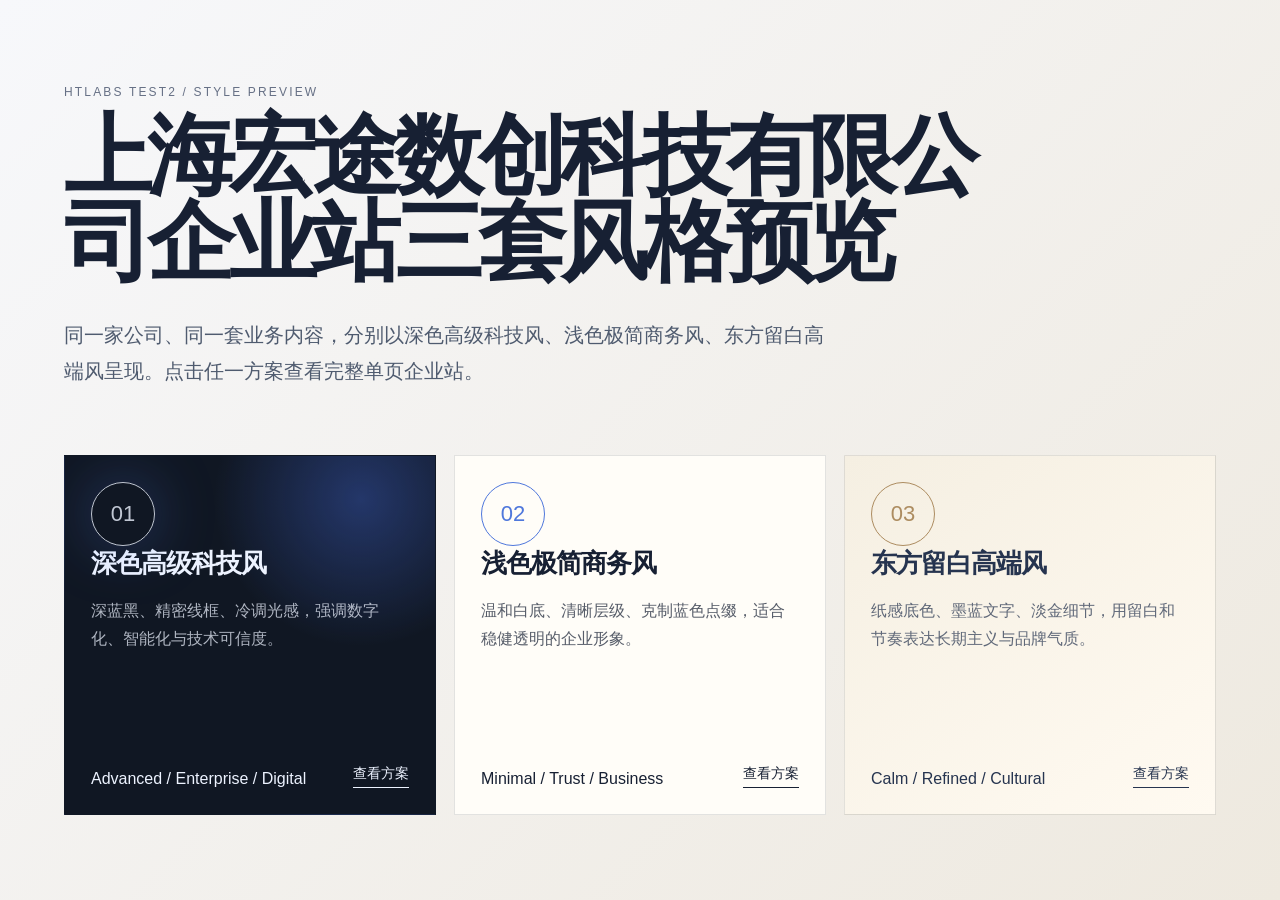
<file: gpt-5.5/index.html>
<!doctype html>
<html lang="zh-CN">
<head>
  <meta charset="utf-8">
  <meta name="viewport" content="width=device-width, initial-scale=1">
  <title>上海宏途数创科技有限公司 | 三套企业站风格预览</title>
  <style>
    :root { color-scheme: light; --ink:#172033; --muted:#667085; --line:#e6e9ef; --paper:#f6f2ea; --tech:#111827; --blue:#2457d6; --gold:#9b7440; }
    * { box-sizing: border-box; }
    body { margin:0; font-family:"PingFang SC","Microsoft YaHei",Arial,sans-serif; background:linear-gradient(135deg,#f7f8fb,#eee9df); color:var(--ink); }
    main { min-height:100vh; padding:clamp(28px,5vw,72px); display:flex; flex-direction:column; justify-content:center; }
    .eyebrow { letter-spacing:.18em; text-transform:uppercase; color:var(--muted); font-size:12px; }
    h1 { max-width:920px; margin:14px 0 12px; font-size:clamp(34px,7vw,88px); line-height:.98; letter-spacing:-.06em; }
    .lead { max-width:760px; color:#4f5b6f; font-size:clamp(16px,2vw,20px); line-height:1.8; }
    .grid { display:grid; grid-template-columns:repeat(3,minmax(0,1fr)); gap:18px; margin-top:46px; }
    .card { min-height:360px; padding:26px; border:1px solid rgba(23,32,51,.12); text-decoration:none; color:inherit; display:flex; flex-direction:column; justify-content:space-between; transition:.28s ease; position:relative; overflow:hidden; }
    .card:hover { transform:translateY(-8px); box-shadow:0 28px 70px rgba(23,32,51,.14); }
    .card h2 { margin:0; font-size:26px; letter-spacing:-.04em; }
    .card p { color:inherit; opacity:.72; line-height:1.75; }
    .dark { background:radial-gradient(circle at 80% 12%,rgba(78,122,255,.32),transparent 34%),#101723; color:#edf3ff; }
    .light { background:#fffdf8; color:#172033; }
    .oriental { background:linear-gradient(145deg,#f5efe2,#fffaf1); color:#26344f; }
    .mark { width:64px; height:64px; border-radius:50%; border:1px solid currentColor; display:grid; place-items:center; font-size:22px; opacity:.8; }
    .dark .mark { box-shadow:0 0 60px rgba(96,139,255,.38); }
    .light .mark { color:var(--blue); }
    .oriental .mark { color:var(--gold); }
    .meta { display:flex; justify-content:space-between; align-items:end; gap:18px; }
    .open { font-size:14px; border-bottom:1px solid currentColor; padding-bottom:4px; }
    @media (max-width:860px) { .grid { grid-template-columns:1fr; } .card { min-height:260px; } }
  </style>
</head>
<body>
  <main>
    <div class="eyebrow">HTLABS TEST2 / STYLE PREVIEW</div>
    <h1>上海宏途数创科技有限公司企业站三套风格预览</h1>
    <p class="lead">同一家公司、同一套业务内容，分别以深色高级科技风、浅色极简商务风、东方留白高端风呈现。点击任一方案查看完整单页企业站。</p>
    <section class="grid" aria-label="风格预览">
      <a class="card dark" href="dark.html">
        <div><div class="mark">01</div><h2>深色高级科技风</h2><p>深蓝黑、精密线框、冷调光感，强调数字化、智能化与技术可信度。</p></div>
        <div class="meta"><span>Advanced / Enterprise / Digital</span><span class="open">查看方案</span></div>
      </a>
      <a class="card light" href="light.html">
        <div><div class="mark">02</div><h2>浅色极简商务风</h2><p>温和白底、清晰层级、克制蓝色点缀，适合稳健透明的企业形象。</p></div>
        <div class="meta"><span>Minimal / Trust / Business</span><span class="open">查看方案</span></div>
      </a>
      <a class="card oriental" href="oriental.html">
        <div><div class="mark">03</div><h2>东方留白高端风</h2><p>纸感底色、墨蓝文字、淡金细节，用留白和节奏表达长期主义与品牌气质。</p></div>
        <div class="meta"><span>Calm / Refined / Cultural</span><span class="open">查看方案</span></div>
      </a>
    </section>
  </main>
</body>
</html>
</file>
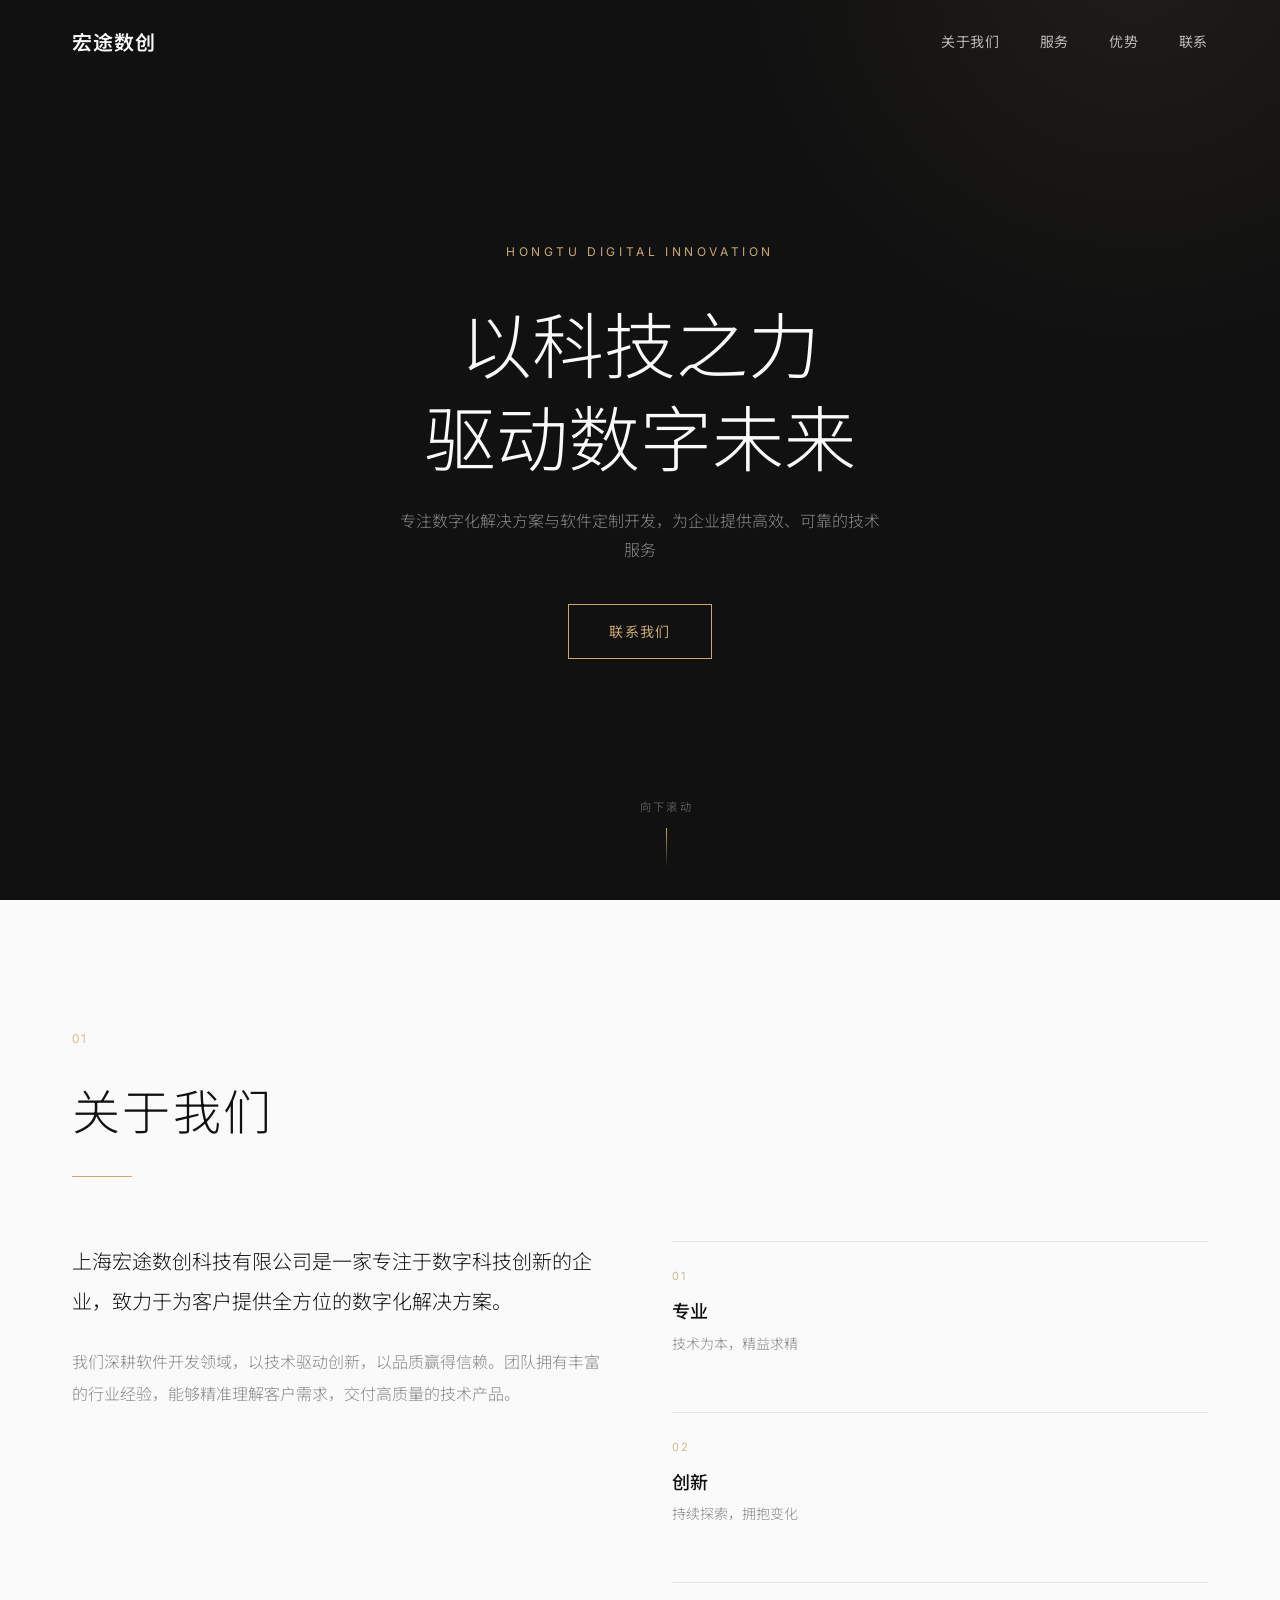
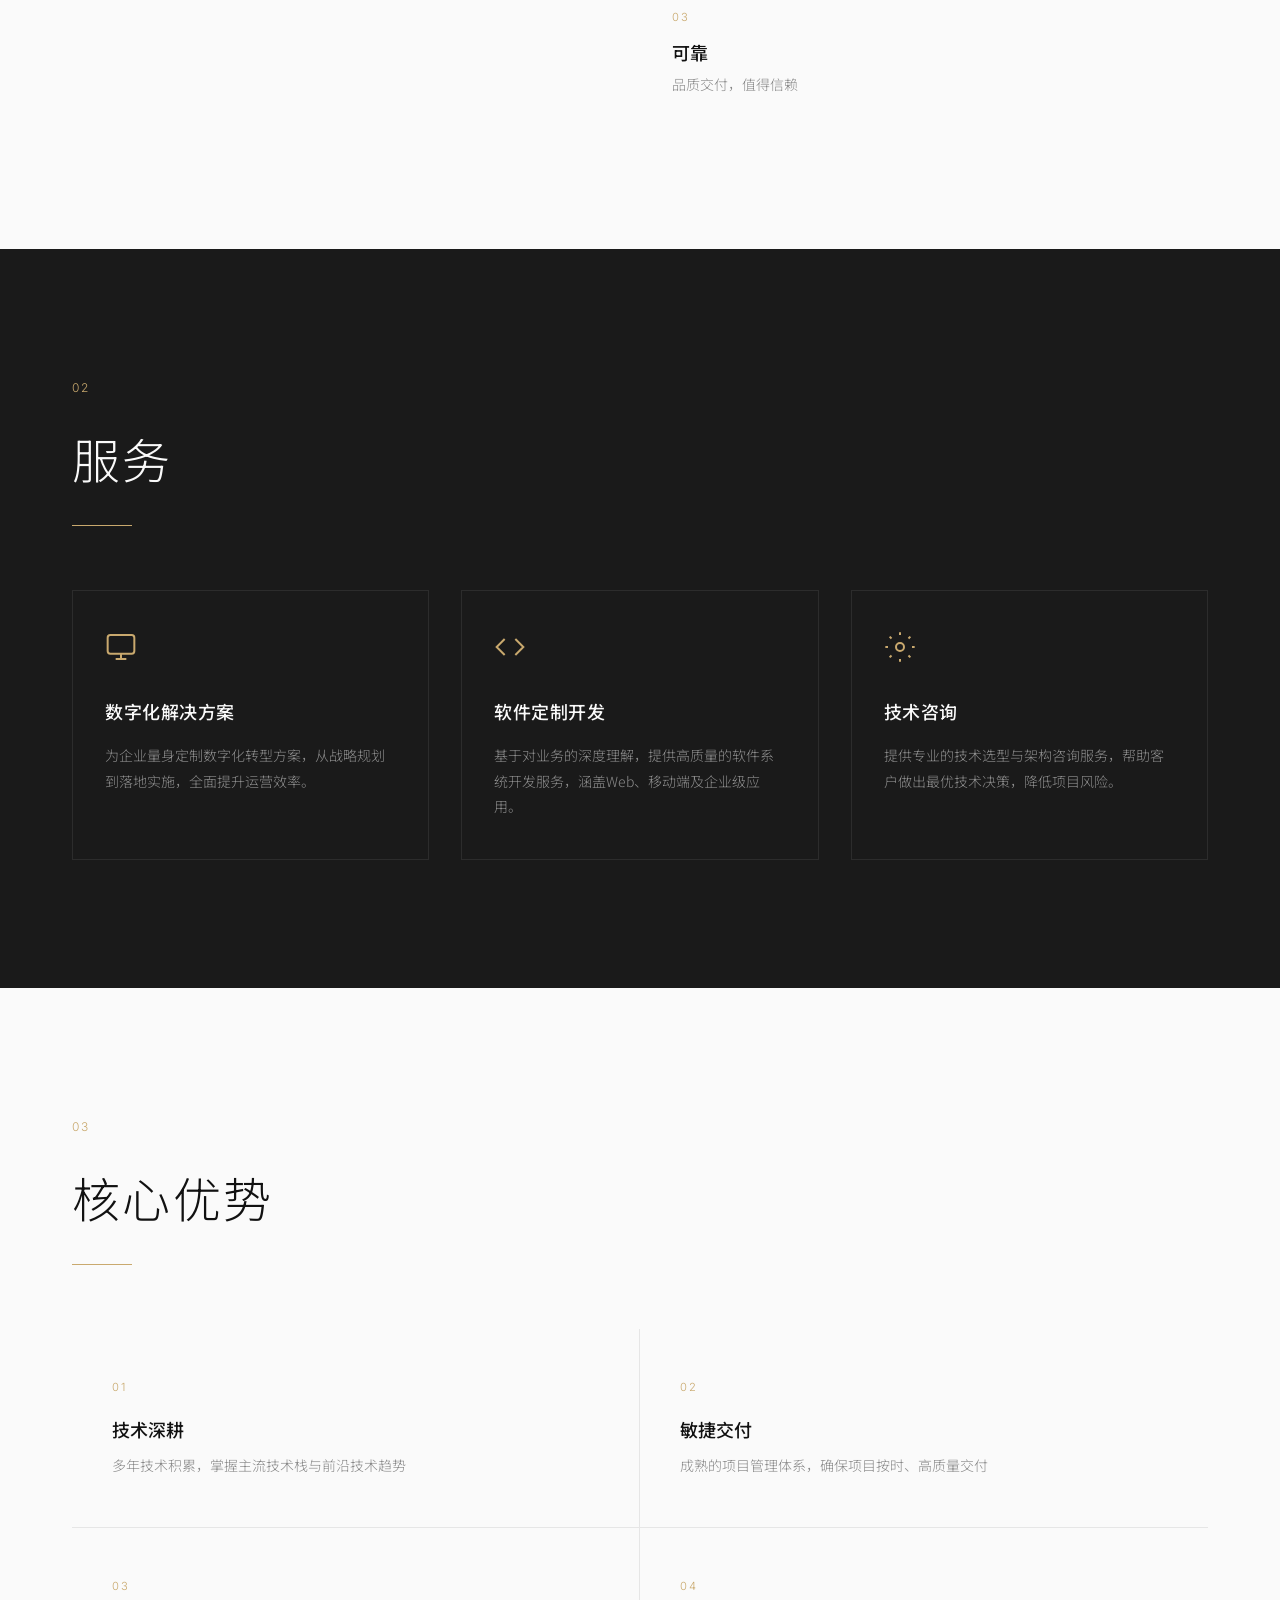
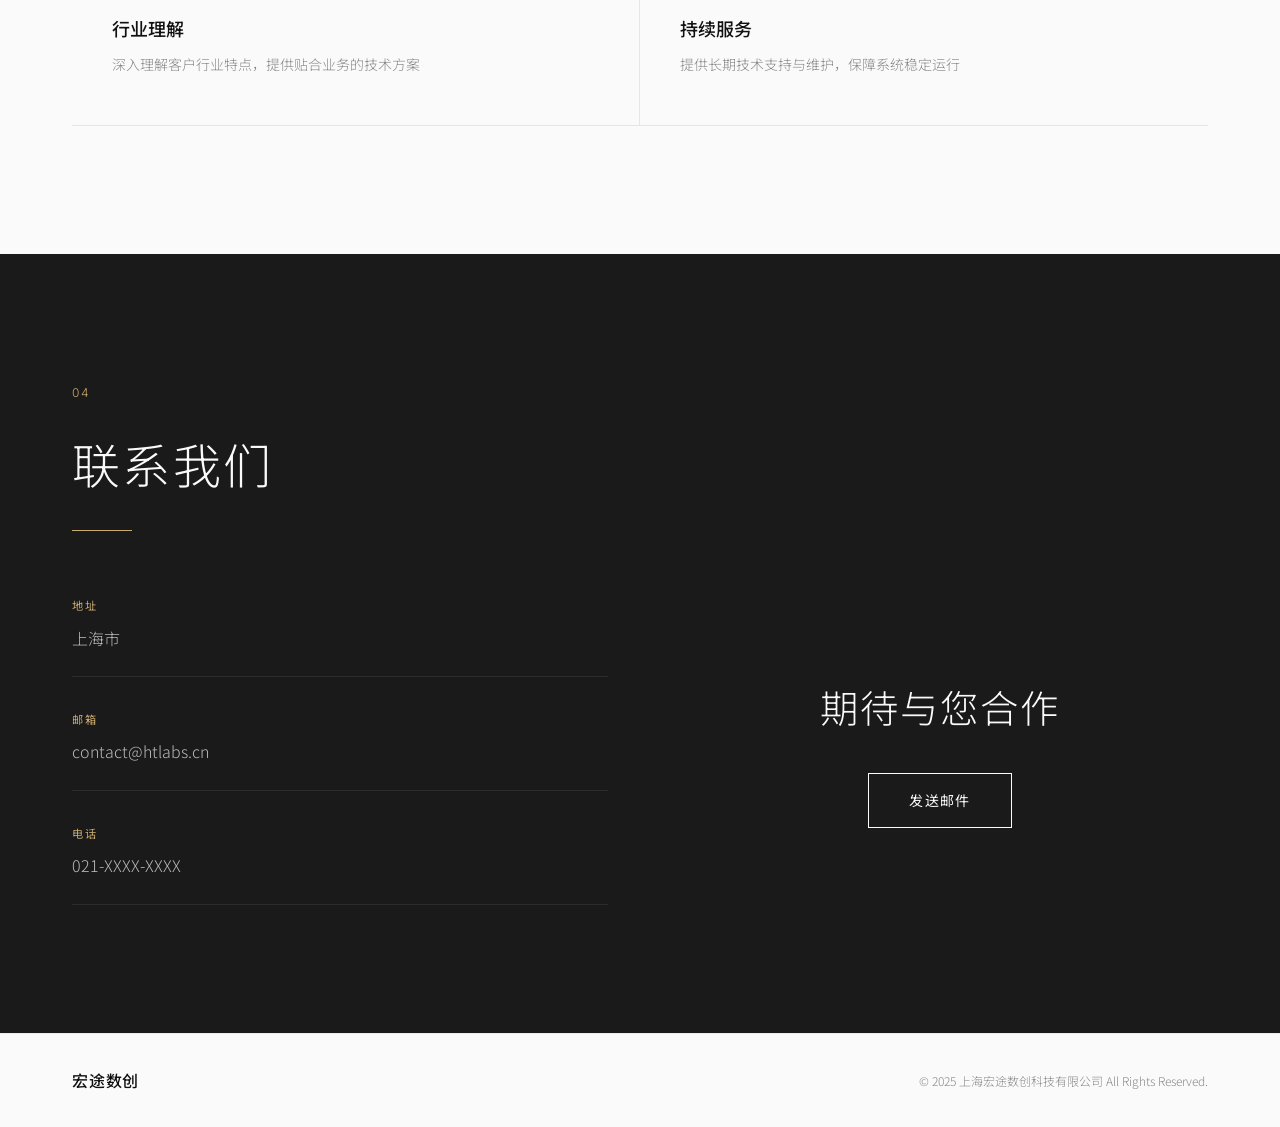
<file: mimo-v2.5pro/index.html>
<!DOCTYPE html>
<html lang="zh-CN">
<head>
  <meta charset="UTF-8">
  <meta name="viewport" content="width=device-width, initial-scale=1.0">
  <title>上海宏途数创科技有限公司</title>
  <meta name="description" content="上海宏途数创科技有限公司 — 数字化解决方案与软件定制开发服务商">
  <link rel="preconnect" href="https://fonts.googleapis.com">
  <link rel="preconnect" href="https://fonts.gstatic.com" crossorigin>
  <link href="https://fonts.googleapis.com/css2?family=Inter:wght@300;400;500;600&family=Noto+Sans+SC:wght@300;400;500;600&display=swap" rel="stylesheet">
  <link rel="stylesheet" href="style.css">
</head>
<body>

  <!-- 导航 -->
  <nav class="nav" id="nav">
    <div class="nav-inner">
      <a href="#" class="nav-logo">宏途数创</a>
      <div class="nav-links">
        <a href="#about">关于我们</a>
        <a href="#services">服务</a>
        <a href="#advantages">优势</a>
        <a href="#contact">联系</a>
      </div>
      <button class="nav-toggle" id="navToggle" aria-label="菜单">
        <span></span><span></span><span></span>
      </button>
    </div>
  </nav>

  <!-- 移动端菜单 -->
  <div class="mobile-menu" id="mobileMenu">
    <a href="#about">关于我们</a>
    <a href="#services">服务</a>
    <a href="#advantages">优势</a>
    <a href="#contact">联系</a>
  </div>

  <!-- Hero -->
  <section class="hero" id="hero">
    <div class="hero-content">
      <p class="hero-label">HONGTU DIGITAL INNOVATION</p>
      <h1 class="hero-title">
        <span class="line">以科技之力</span>
        <span class="line">驱动数字未来</span>
      </h1>
      <p class="hero-desc">专注数字化解决方案与软件定制开发，为企业提供高效、可靠的技术服务</p>
      <a href="#contact" class="btn">联系我们</a>
    </div>
    <div class="hero-scroll">
      <span>向下滚动</span>
      <div class="scroll-line"></div>
    </div>
  </section>

  <!-- 关于我们 -->
  <section class="section" id="about">
    <div class="container">
      <div class="section-header">
        <span class="section-num">01</span>
        <h2 class="section-title">关于我们</h2>
        <div class="section-line"></div>
      </div>
      <div class="about-grid">
        <div class="about-text">
          <p class="about-lead">上海宏途数创科技有限公司是一家专注于数字科技创新的企业，致力于为客户提供全方位的数字化解决方案。</p>
          <p>我们深耕软件开发领域，以技术驱动创新，以品质赢得信赖。团队拥有丰富的行业经验，能够精准理解客户需求，交付高质量的技术产品。</p>
        </div>
        <div class="about-values">
          <div class="value-item">
            <span class="value-num">01</span>
            <h3>专业</h3>
            <p>技术为本，精益求精</p>
          </div>
          <div class="value-item">
            <span class="value-num">02</span>
            <h3>创新</h3>
            <p>持续探索，拥抱变化</p>
          </div>
          <div class="value-item">
            <span class="value-num">03</span>
            <h3>可靠</h3>
            <p>品质交付，值得信赖</p>
          </div>
        </div>
      </div>
    </div>
  </section>

  <!-- 服务 -->
  <section class="section section-dark" id="services">
    <div class="container">
      <div class="section-header">
        <span class="section-num">02</span>
        <h2 class="section-title">服务</h2>
        <div class="section-line"></div>
      </div>
      <div class="services-grid">
        <div class="service-card">
          <div class="service-icon">
            <svg width="32" height="32" viewBox="0 0 24 24" fill="none" stroke="currentColor" stroke-width="1.5">
              <rect x="2" y="3" width="20" height="14" rx="2"/><line x1="8" y1="21" x2="16" y2="21"/><line x1="12" y1="17" x2="12" y2="21"/>
            </svg>
          </div>
          <h3>数字化解决方案</h3>
          <p>为企业量身定制数字化转型方案，从战略规划到落地实施，全面提升运营效率。</p>
        </div>
        <div class="service-card">
          <div class="service-icon">
            <svg width="32" height="32" viewBox="0 0 24 24" fill="none" stroke="currentColor" stroke-width="1.5">
              <polyline points="16 18 22 12 16 6"/><polyline points="8 6 2 12 8 18"/>
            </svg>
          </div>
          <h3>软件定制开发</h3>
          <p>基于对业务的深度理解，提供高质量的软件系统开发服务，涵盖Web、移动端及企业级应用。</p>
        </div>
        <div class="service-card">
          <div class="service-icon">
            <svg width="32" height="32" viewBox="0 0 24 24" fill="none" stroke="currentColor" stroke-width="1.5">
              <circle cx="12" cy="12" r="3"/><path d="M12 1v2m0 18v2M4.22 4.22l1.42 1.42m12.72 12.72l1.42 1.42M1 12h2m18 0h2M4.22 19.78l1.42-1.42M18.36 5.64l1.42-1.42"/>
            </svg>
          </div>
          <h3>技术咨询</h3>
          <p>提供专业的技术选型与架构咨询服务，帮助客户做出最优技术决策，降低项目风险。</p>
        </div>
      </div>
    </div>
  </section>

  <!-- 优势 -->
  <section class="section" id="advantages">
    <div class="container">
      <div class="section-header">
        <span class="section-num">03</span>
        <h2 class="section-title">核心优势</h2>
        <div class="section-line"></div>
      </div>
      <div class="adv-grid">
        <div class="adv-item">
          <span class="adv-num">01</span>
          <h3>技术深耕</h3>
          <p>多年技术积累，掌握主流技术栈与前沿技术趋势</p>
        </div>
        <div class="adv-item">
          <span class="adv-num">02</span>
          <h3>敏捷交付</h3>
          <p>成熟的项目管理体系，确保项目按时、高质量交付</p>
        </div>
        <div class="adv-item">
          <span class="adv-num">03</span>
          <h3>行业理解</h3>
          <p>深入理解客户行业特点，提供贴合业务的技术方案</p>
        </div>
        <div class="adv-item">
          <span class="adv-num">04</span>
          <h3>持续服务</h3>
          <p>提供长期技术支持与维护，保障系统稳定运行</p>
        </div>
      </div>
    </div>
  </section>

  <!-- 联系 -->
  <section class="section section-dark" id="contact">
    <div class="container">
      <div class="section-header">
        <span class="section-num">04</span>
        <h2 class="section-title">联系我们</h2>
        <div class="section-line"></div>
      </div>
      <div class="contact-grid">
        <div class="contact-info">
          <div class="contact-item">
            <span class="contact-label">地址</span>
            <p>上海市</p>
          </div>
          <div class="contact-item">
            <span class="contact-label">邮箱</span>
            <p>contact@htlabs.cn</p>
          </div>
          <div class="contact-item">
            <span class="contact-label">电话</span>
            <p>021-XXXX-XXXX</p>
          </div>
        </div>
        <div class="contact-cta">
          <p class="cta-text">期待与您合作</p>
          <a href="mailto:contact@htlabs.cn" class="btn btn-light">发送邮件</a>
        </div>
      </div>
    </div>
  </section>

  <!-- Footer -->
  <footer class="footer">
    <div class="container">
      <div class="footer-inner">
        <span class="footer-logo">宏途数创</span>
        <span class="footer-copy">&copy; 2025 上海宏途数创科技有限公司 All Rights Reserved.</span>
      </div>
    </div>
  </footer>

  <script src="script.js"></script>
</body>
</html>
</file>
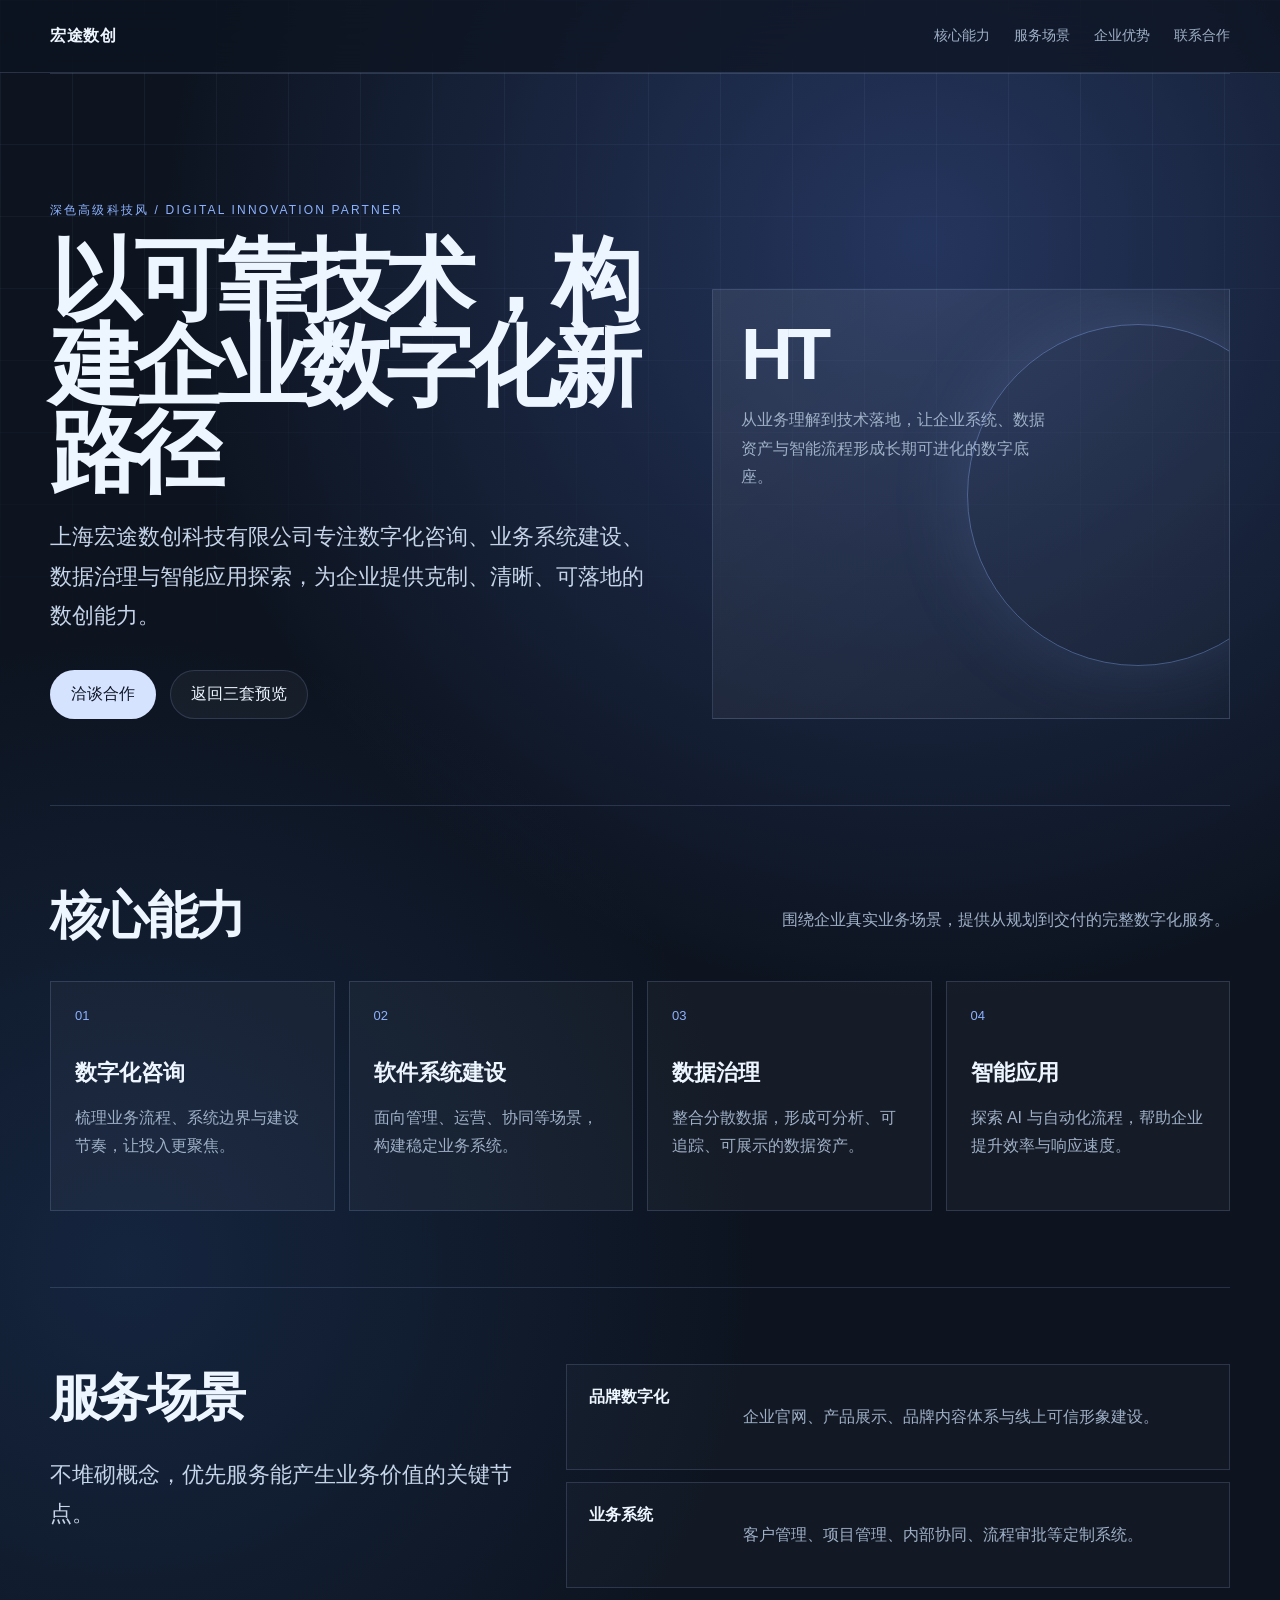
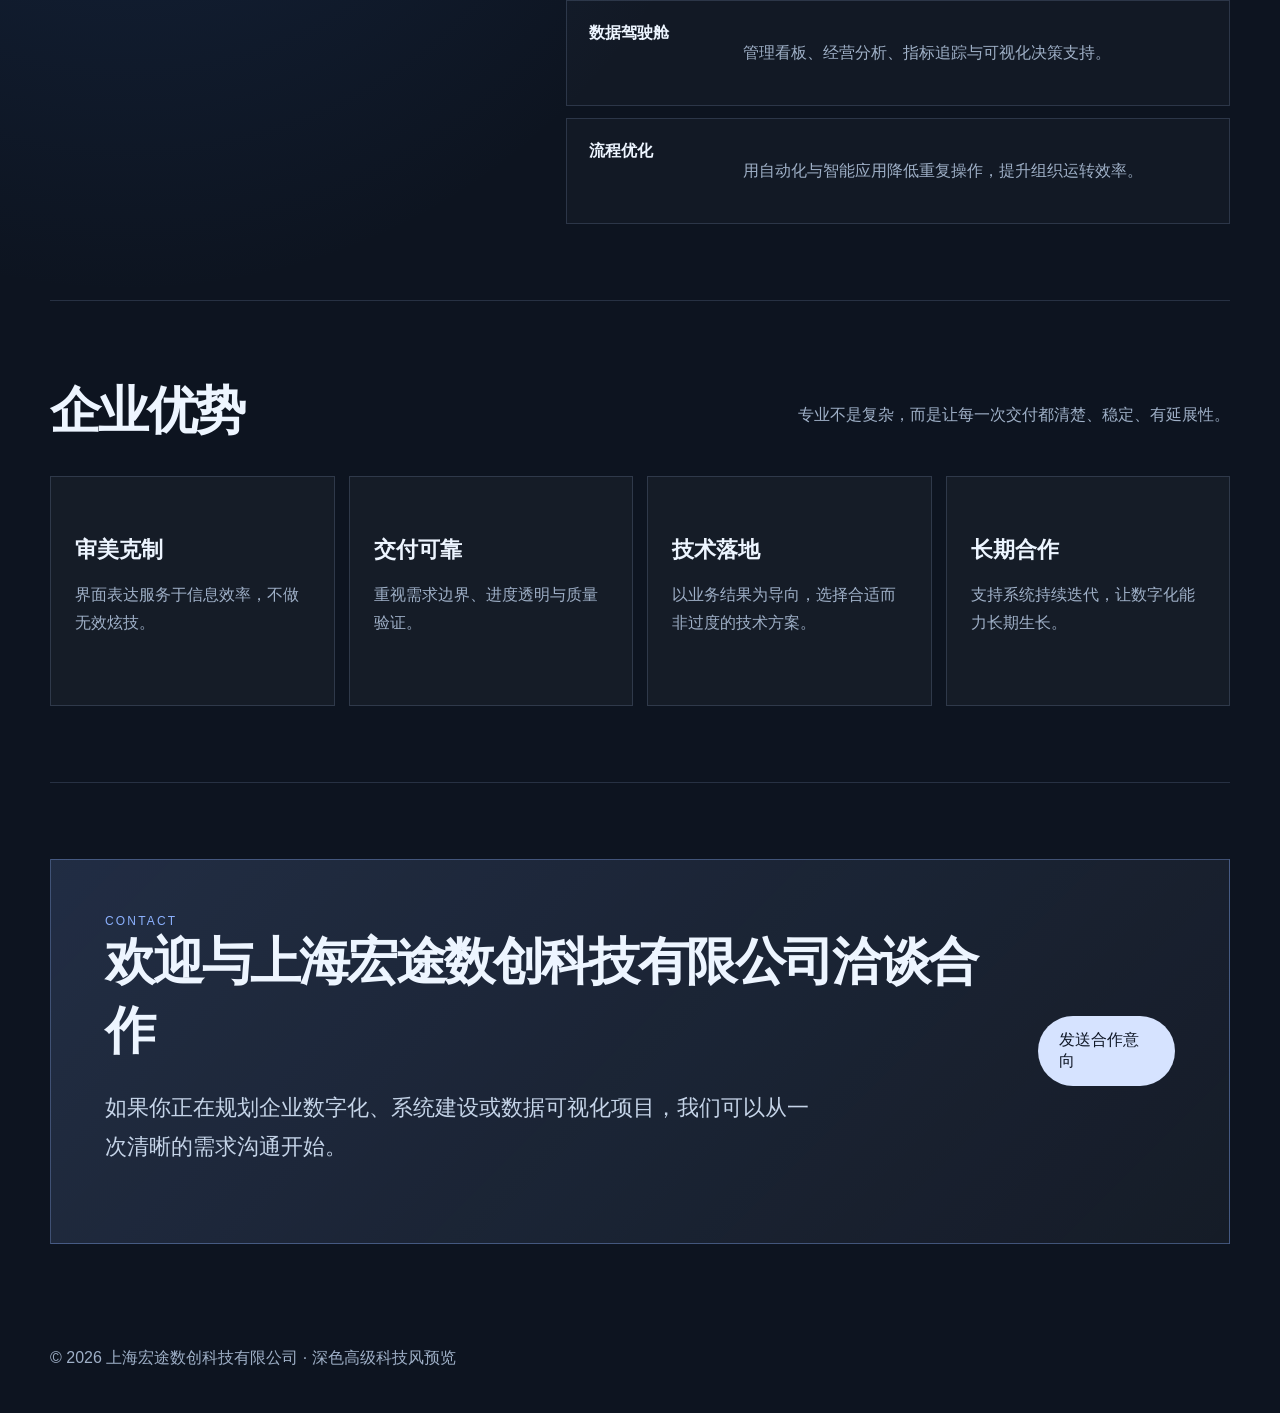
<file: gpt-5.5/dark.html>
<!doctype html>
<html lang="zh-CN">
<head>
  <meta charset="utf-8">
  <meta name="viewport" content="width=device-width, initial-scale=1">
  <title>上海宏途数创科技有限公司 | 深色高级科技风</title>
  <style>
    :root { color-scheme: dark; --bg:#0d1420; --panel:#121d2d; --ink:#edf5ff; --muted:#9fb0c7; --line:rgba(180,205,255,.16); --accent:#8db2ff; --accent2:#d6e3ff; }
    * { box-sizing:border-box; }
    html { scroll-behavior:smooth; }
    body { margin:0; font-family:"PingFang SC","Microsoft YaHei",Arial,sans-serif; color:var(--ink); background:radial-gradient(circle at 72% 8%,rgba(91,130,236,.3),transparent 26%),radial-gradient(circle at 10% 42%,rgba(49,96,170,.22),transparent 30%),var(--bg); }
    body:before { content:""; position:fixed; inset:0; pointer-events:none; background-image:linear-gradient(var(--line) 1px,transparent 1px),linear-gradient(90deg,var(--line) 1px,transparent 1px); background-size:72px 72px; mask-image:linear-gradient(to bottom,black,transparent 80%); opacity:.42; }
    a { color:inherit; text-decoration:none; }
    .wrap { width:min(1180px,calc(100% - 40px)); margin:auto; position:relative; }
    header { position:sticky; top:0; z-index:5; backdrop-filter:blur(18px); border-bottom:1px solid var(--line); background:rgba(13,20,32,.72); }
    nav { height:72px; display:flex; align-items:center; justify-content:space-between; }
    .brand { font-weight:700; letter-spacing:.04em; }
    .links { display:flex; gap:24px; color:var(--muted); font-size:14px; }
    .hero { padding:clamp(72px,10vw,138px) 0 86px; display:grid; grid-template-columns:1.08fr .92fr; gap:54px; align-items:end; }
    .tag { color:var(--accent); letter-spacing:.18em; font-size:12px; text-transform:uppercase; }
    h1 { margin:18px 0; font-size:clamp(44px,7vw,92px); line-height:.96; letter-spacing:-.07em; }
    .lead { color:#c5d4e8; font-size:clamp(17px,2vw,22px); line-height:1.8; max-width:720px; }
    .actions { display:flex; gap:14px; margin-top:34px; flex-wrap:wrap; }
    .btn { padding:13px 20px; border:1px solid var(--line); border-radius:999px; background:rgba(255,255,255,.04); }
    .btn.primary { background:var(--accent2); color:#101827; border-color:transparent; }
    .signal { min-height:430px; border:1px solid var(--line); background:linear-gradient(145deg,rgba(255,255,255,.08),rgba(255,255,255,.02)); position:relative; overflow:hidden; padding:28px; }
    .signal:after { content:""; position:absolute; width:340px; height:340px; border:1px solid rgba(141,178,255,.38); border-radius:50%; right:-80px; top:34px; box-shadow:0 0 80px rgba(141,178,255,.15); }
    .signal strong { font-size:72px; line-height:1; letter-spacing:-.08em; }
    .signal p { color:var(--muted); line-height:1.8; max-width:310px; }
    section { padding:76px 0; border-top:1px solid var(--line); }
    .section-head { display:flex; justify-content:space-between; gap:28px; align-items:end; margin-bottom:30px; }
    h2 { margin:0; font-size:clamp(30px,4vw,54px); letter-spacing:-.05em; }
    .section-head p { max-width:520px; color:var(--muted); line-height:1.8; }
    .grid { display:grid; grid-template-columns:repeat(4,1fr); gap:14px; }
    .card { border:1px solid var(--line); background:rgba(255,255,255,.035); padding:24px; min-height:230px; transition:.25s ease; }
    .card:hover { transform:translateY(-6px); border-color:rgba(141,178,255,.48); }
    .num { color:var(--accent); font-size:13px; }
    .card h3 { margin:34px 0 12px; font-size:22px; }
    .card p, .list p { color:var(--muted); line-height:1.75; }
    .split { display:grid; grid-template-columns:.85fr 1.15fr; gap:26px; }
    .list { display:grid; gap:12px; }
    .row { border:1px solid var(--line); padding:22px; display:grid; grid-template-columns:130px 1fr; gap:24px; background:rgba(255,255,255,.025); }
    .cta { padding:54px; border:1px solid rgba(141,178,255,.35); background:linear-gradient(135deg,rgba(141,178,255,.16),rgba(255,255,255,.035)); display:flex; justify-content:space-between; gap:26px; align-items:center; }
    footer { color:var(--muted); padding:28px 0 44px; }
    @media (max-width:900px) { .links { display:none; } .hero,.split { grid-template-columns:1fr; } .grid { grid-template-columns:1fr 1fr; } .row { grid-template-columns:1fr; } .cta { flex-direction:column; align-items:flex-start; } }
    @media (max-width:560px) { .grid { grid-template-columns:1fr; } .signal { min-height:300px; } }
  </style>
</head>
<body>
  <header><nav class="wrap"><a class="brand" href="index.html">宏途数创</a><div class="links"><a href="#capability">核心能力</a><a href="#scene">服务场景</a><a href="#advantage">企业优势</a><a href="#contact">联系合作</a></div></nav></header>
  <main class="wrap">
    <section class="hero">
      <div><div class="tag">深色高级科技风 / Digital Innovation Partner</div><h1>以可靠技术，构建企业数字化新路径</h1><p class="lead">上海宏途数创科技有限公司专注数字化咨询、业务系统建设、数据治理与智能应用探索，为企业提供克制、清晰、可落地的数创能力。</p><div class="actions"><a class="btn primary" href="#contact">洽谈合作</a><a class="btn" href="index.html">返回三套预览</a></div></div>
      <aside class="signal"><strong>HT</strong><p>从业务理解到技术落地，让企业系统、数据资产与智能流程形成长期可进化的数字底座。</p></aside>
    </section>
    <section id="capability"><div class="section-head"><h2>核心能力</h2><p>围绕企业真实业务场景，提供从规划到交付的完整数字化服务。</p></div><div class="grid"><article class="card"><span class="num">01</span><h3>数字化咨询</h3><p>梳理业务流程、系统边界与建设节奏，让投入更聚焦。</p></article><article class="card"><span class="num">02</span><h3>软件系统建设</h3><p>面向管理、运营、协同等场景，构建稳定业务系统。</p></article><article class="card"><span class="num">03</span><h3>数据治理</h3><p>整合分散数据，形成可分析、可追踪、可展示的数据资产。</p></article><article class="card"><span class="num">04</span><h3>智能应用</h3><p>探索 AI 与自动化流程，帮助企业提升效率与响应速度。</p></article></div></section>
    <section id="scene" class="split"><div><h2>服务场景</h2><p class="lead">不堆砌概念，优先服务能产生业务价值的关键节点。</p></div><div class="list"><div class="row"><strong>品牌数字化</strong><p>企业官网、产品展示、品牌内容体系与线上可信形象建设。</p></div><div class="row"><strong>业务系统</strong><p>客户管理、项目管理、内部协同、流程审批等定制系统。</p></div><div class="row"><strong>数据驾驶舱</strong><p>管理看板、经营分析、指标追踪与可视化决策支持。</p></div><div class="row"><strong>流程优化</strong><p>用自动化与智能应用降低重复操作，提升组织运转效率。</p></div></div></section>
    <section id="advantage"><div class="section-head"><h2>企业优势</h2><p>专业不是复杂，而是让每一次交付都清楚、稳定、有延展性。</p></div><div class="grid"><article class="card"><h3>审美克制</h3><p>界面表达服务于信息效率，不做无效炫技。</p></article><article class="card"><h3>交付可靠</h3><p>重视需求边界、进度透明与质量验证。</p></article><article class="card"><h3>技术落地</h3><p>以业务结果为导向，选择合适而非过度的技术方案。</p></article><article class="card"><h3>长期合作</h3><p>支持系统持续迭代，让数字化能力长期生长。</p></article></div></section>
    <section id="contact"><div class="cta"><div><div class="tag">Contact</div><h2>欢迎与上海宏途数创科技有限公司洽谈合作</h2><p class="lead">如果你正在规划企业数字化、系统建设或数据可视化项目，我们可以从一次清晰的需求沟通开始。</p></div><a class="btn primary" href="mailto:contact@example.com">发送合作意向</a></div></section>
  </main>
  <footer class="wrap">© 2026 上海宏途数创科技有限公司 · 深色高级科技风预览</footer>
</body>
</html>
</file>
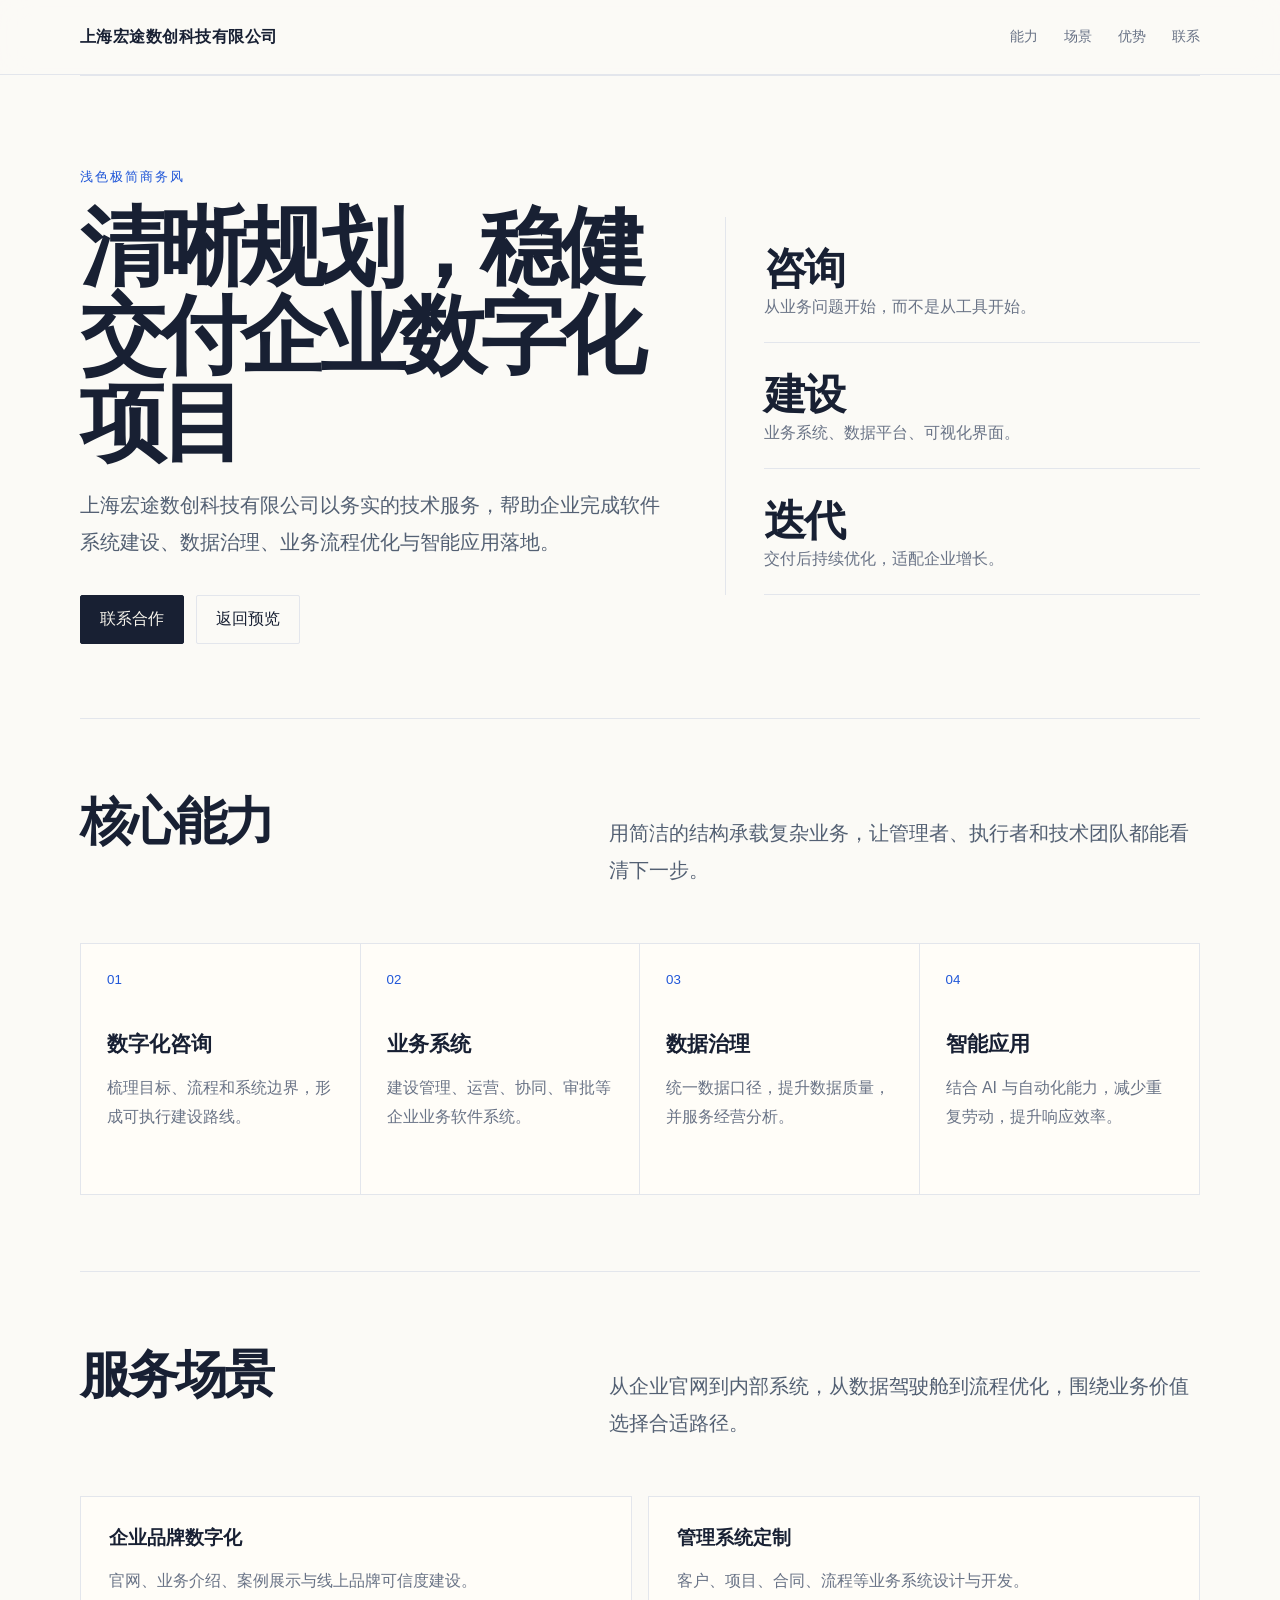
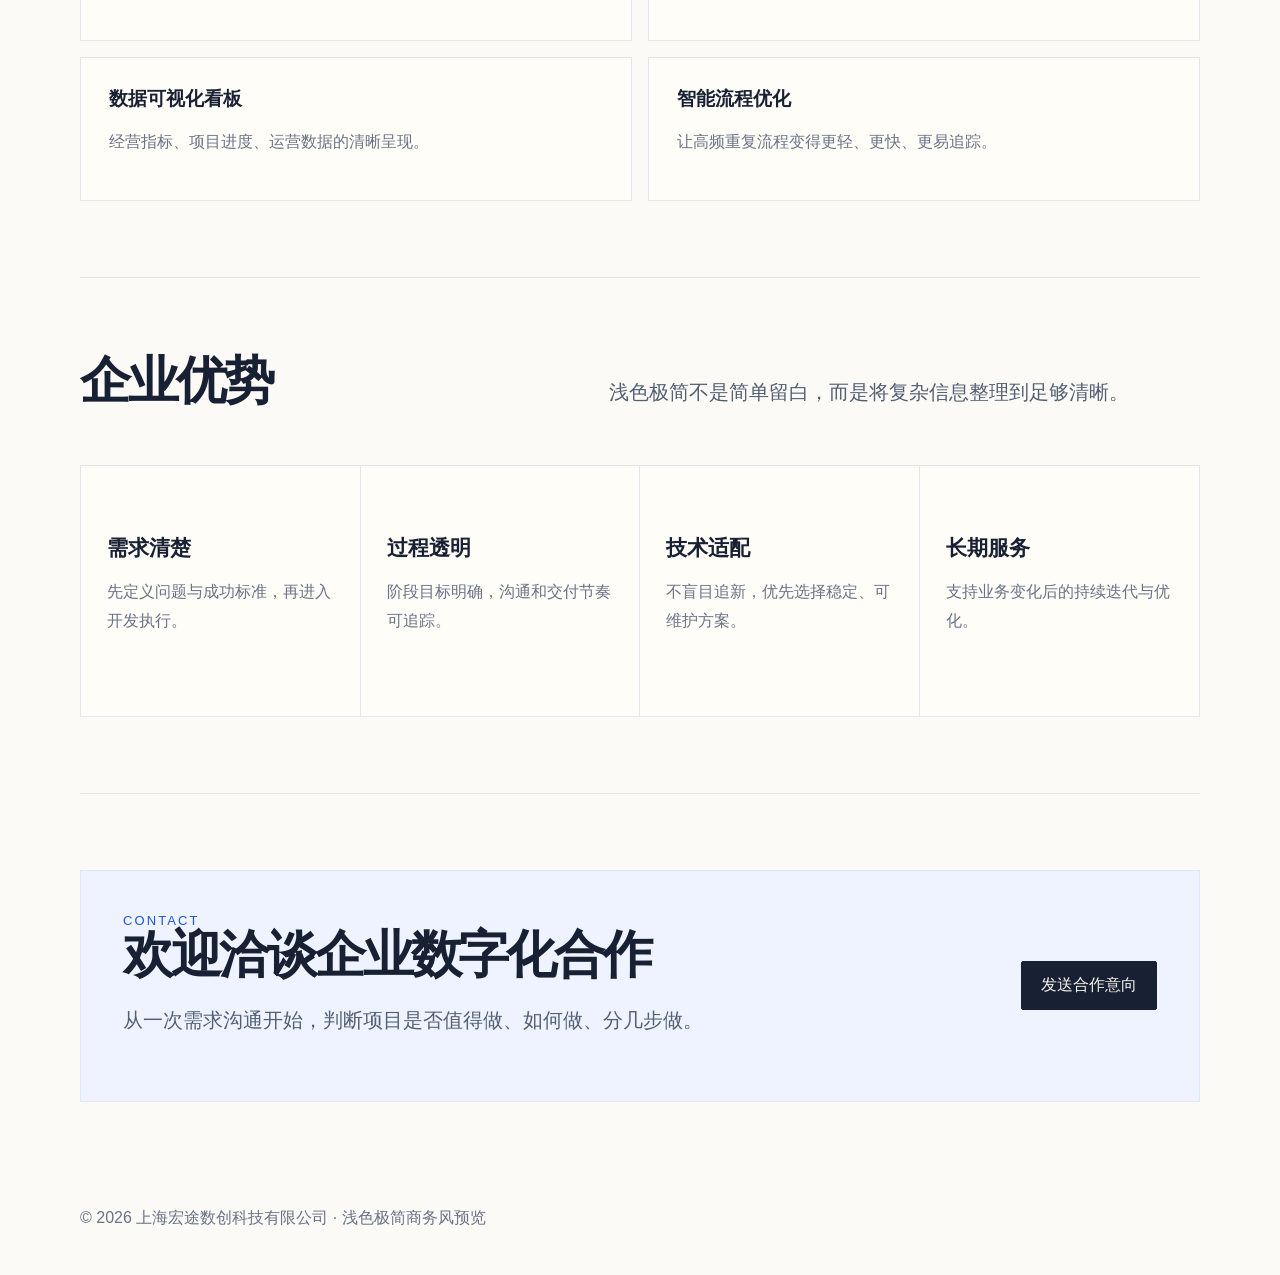
<file: gpt-5.5/light.html>
<!doctype html>
<html lang="zh-CN">
<head>
  <meta charset="utf-8">
  <meta name="viewport" content="width=device-width, initial-scale=1">
  <title>上海宏途数创科技有限公司 | 浅色极简商务风</title>
  <style>
    :root { color-scheme: light; --bg:#fbfaf6; --ink:#182033; --muted:#697386; --line:#e3e6ec; --blue:#1f56d8; --soft:#eef3ff; }
    * { box-sizing:border-box; }
    html { scroll-behavior:smooth; }
    body { margin:0; font-family:"PingFang SC","Microsoft YaHei",Arial,sans-serif; background:var(--bg); color:var(--ink); }
    a { color:inherit; text-decoration:none; }
    .wrap { width:min(1120px,calc(100% - 40px)); margin:auto; }
    header { border-bottom:1px solid var(--line); background:rgba(251,250,246,.86); backdrop-filter:blur(16px); position:sticky; top:0; z-index:5; }
    nav { height:74px; display:flex; justify-content:space-between; align-items:center; }
    .brand { font-weight:800; letter-spacing:.03em; }
    .links { display:flex; gap:26px; color:var(--muted); font-size:14px; }
    .hero { padding:92px 0 74px; display:grid; grid-template-columns:1.1fr .9fr; gap:64px; align-items:center; }
    .kicker { color:var(--blue); font-size:13px; letter-spacing:.16em; text-transform:uppercase; }
    h1 { margin:18px 0; font-size:clamp(42px,7vw,86px); line-height:1.02; letter-spacing:-.07em; }
    .lead { color:#536073; font-size:clamp(16px,1.7vw,20px); line-height:1.85; }
    .hero-panel { border-left:1px solid var(--line); padding-left:38px; }
    .metric { padding:24px 0; border-bottom:1px solid var(--line); }
    .metric strong { display:block; font-size:42px; letter-spacing:-.05em; }
    .metric span { color:var(--muted); }
    .actions { display:flex; gap:12px; flex-wrap:wrap; margin-top:34px; }
    .btn { display:inline-flex; align-items:center; justify-content:center; padding:13px 19px; border:1px solid var(--line); border-radius:2px; }
    .btn.primary { background:var(--ink); color:#f7f4ec; border-color:var(--ink); }
    section { padding:76px 0; border-top:1px solid var(--line); }
    .section-title { display:grid; grid-template-columns:.82fr 1fr; gap:44px; margin-bottom:34px; }
    h2 { margin:0; font-size:clamp(30px,4vw,56px); line-height:1.05; letter-spacing:-.06em; }
    .cards { display:grid; grid-template-columns:repeat(4,1fr); border:1px solid var(--line); }
    .card { padding:26px; min-height:250px; border-right:1px solid var(--line); background:#fffdf8; }
    .card:last-child { border-right:0; }
    .card small { color:var(--blue); }
    .card h3 { margin:42px 0 12px; font-size:21px; }
    .card p, .item p { color:var(--muted); line-height:1.78; }
    .list { display:grid; grid-template-columns:1fr 1fr; gap:16px; }
    .item { padding:28px; background:#fffdf8; border:1px solid var(--line); }
    .item h3 { margin:0 0 12px; }
    .strip { background:var(--soft); border:1px solid #dce6ff; padding:42px; display:flex; justify-content:space-between; gap:26px; align-items:center; }
    footer { padding:30px 0 46px; color:var(--muted); }
    @media (max-width:900px) { .links { display:none; } .hero,.section-title { grid-template-columns:1fr; } .hero-panel { border-left:0; padding-left:0; border-top:1px solid var(--line); } .cards,.list { grid-template-columns:1fr 1fr; } .card:nth-child(2) { border-right:0; } }
    @media (max-width:560px) { .cards,.list { grid-template-columns:1fr; } .card { border-right:0; border-bottom:1px solid var(--line); } .strip { flex-direction:column; align-items:flex-start; } }
  </style>
</head>
<body>
  <header><nav class="wrap"><a class="brand" href="index.html">上海宏途数创科技有限公司</a><div class="links"><a href="#capability">能力</a><a href="#scene">场景</a><a href="#advantage">优势</a><a href="#contact">联系</a></div></nav></header>
  <main class="wrap">
    <section class="hero"><div><div class="kicker">浅色极简商务风</div><h1>清晰规划，稳健交付企业数字化项目</h1><p class="lead">上海宏途数创科技有限公司以务实的技术服务，帮助企业完成软件系统建设、数据治理、业务流程优化与智能应用落地。</p><div class="actions"><a class="btn primary" href="#contact">联系合作</a><a class="btn" href="index.html">返回预览</a></div></div><aside class="hero-panel"><div class="metric"><strong>咨询</strong><span>从业务问题开始，而不是从工具开始。</span></div><div class="metric"><strong>建设</strong><span>业务系统、数据平台、可视化界面。</span></div><div class="metric"><strong>迭代</strong><span>交付后持续优化，适配企业增长。</span></div></aside></section>
    <section id="capability"><div class="section-title"><h2>核心能力</h2><p class="lead">用简洁的结构承载复杂业务，让管理者、执行者和技术团队都能看清下一步。</p></div><div class="cards"><article class="card"><small>01</small><h3>数字化咨询</h3><p>梳理目标、流程和系统边界，形成可执行建设路线。</p></article><article class="card"><small>02</small><h3>业务系统</h3><p>建设管理、运营、协同、审批等企业业务软件系统。</p></article><article class="card"><small>03</small><h3>数据治理</h3><p>统一数据口径，提升数据质量，并服务经营分析。</p></article><article class="card"><small>04</small><h3>智能应用</h3><p>结合 AI 与自动化能力，减少重复劳动，提升响应效率。</p></article></div></section>
    <section id="scene"><div class="section-title"><h2>服务场景</h2><p class="lead">从企业官网到内部系统，从数据驾驶舱到流程优化，围绕业务价值选择合适路径。</p></div><div class="list"><article class="item"><h3>企业品牌数字化</h3><p>官网、业务介绍、案例展示与线上品牌可信度建设。</p></article><article class="item"><h3>管理系统定制</h3><p>客户、项目、合同、流程等业务系统设计与开发。</p></article><article class="item"><h3>数据可视化看板</h3><p>经营指标、项目进度、运营数据的清晰呈现。</p></article><article class="item"><h3>智能流程优化</h3><p>让高频重复流程变得更轻、更快、更易追踪。</p></article></div></section>
    <section id="advantage"><div class="section-title"><h2>企业优势</h2><p class="lead">浅色极简不是简单留白，而是将复杂信息整理到足够清晰。</p></div><div class="cards"><article class="card"><h3>需求清楚</h3><p>先定义问题与成功标准，再进入开发执行。</p></article><article class="card"><h3>过程透明</h3><p>阶段目标明确，沟通和交付节奏可追踪。</p></article><article class="card"><h3>技术适配</h3><p>不盲目追新，优先选择稳定、可维护方案。</p></article><article class="card"><h3>长期服务</h3><p>支持业务变化后的持续迭代与优化。</p></article></div></section>
    <section id="contact"><div class="strip"><div><div class="kicker">Contact</div><h2>欢迎洽谈企业数字化合作</h2><p class="lead">从一次需求沟通开始，判断项目是否值得做、如何做、分几步做。</p></div><a class="btn primary" href="mailto:contact@example.com">发送合作意向</a></div></section>
  </main>
  <footer class="wrap">© 2026 上海宏途数创科技有限公司 · 浅色极简商务风预览</footer>
</body>
</html>
</file>
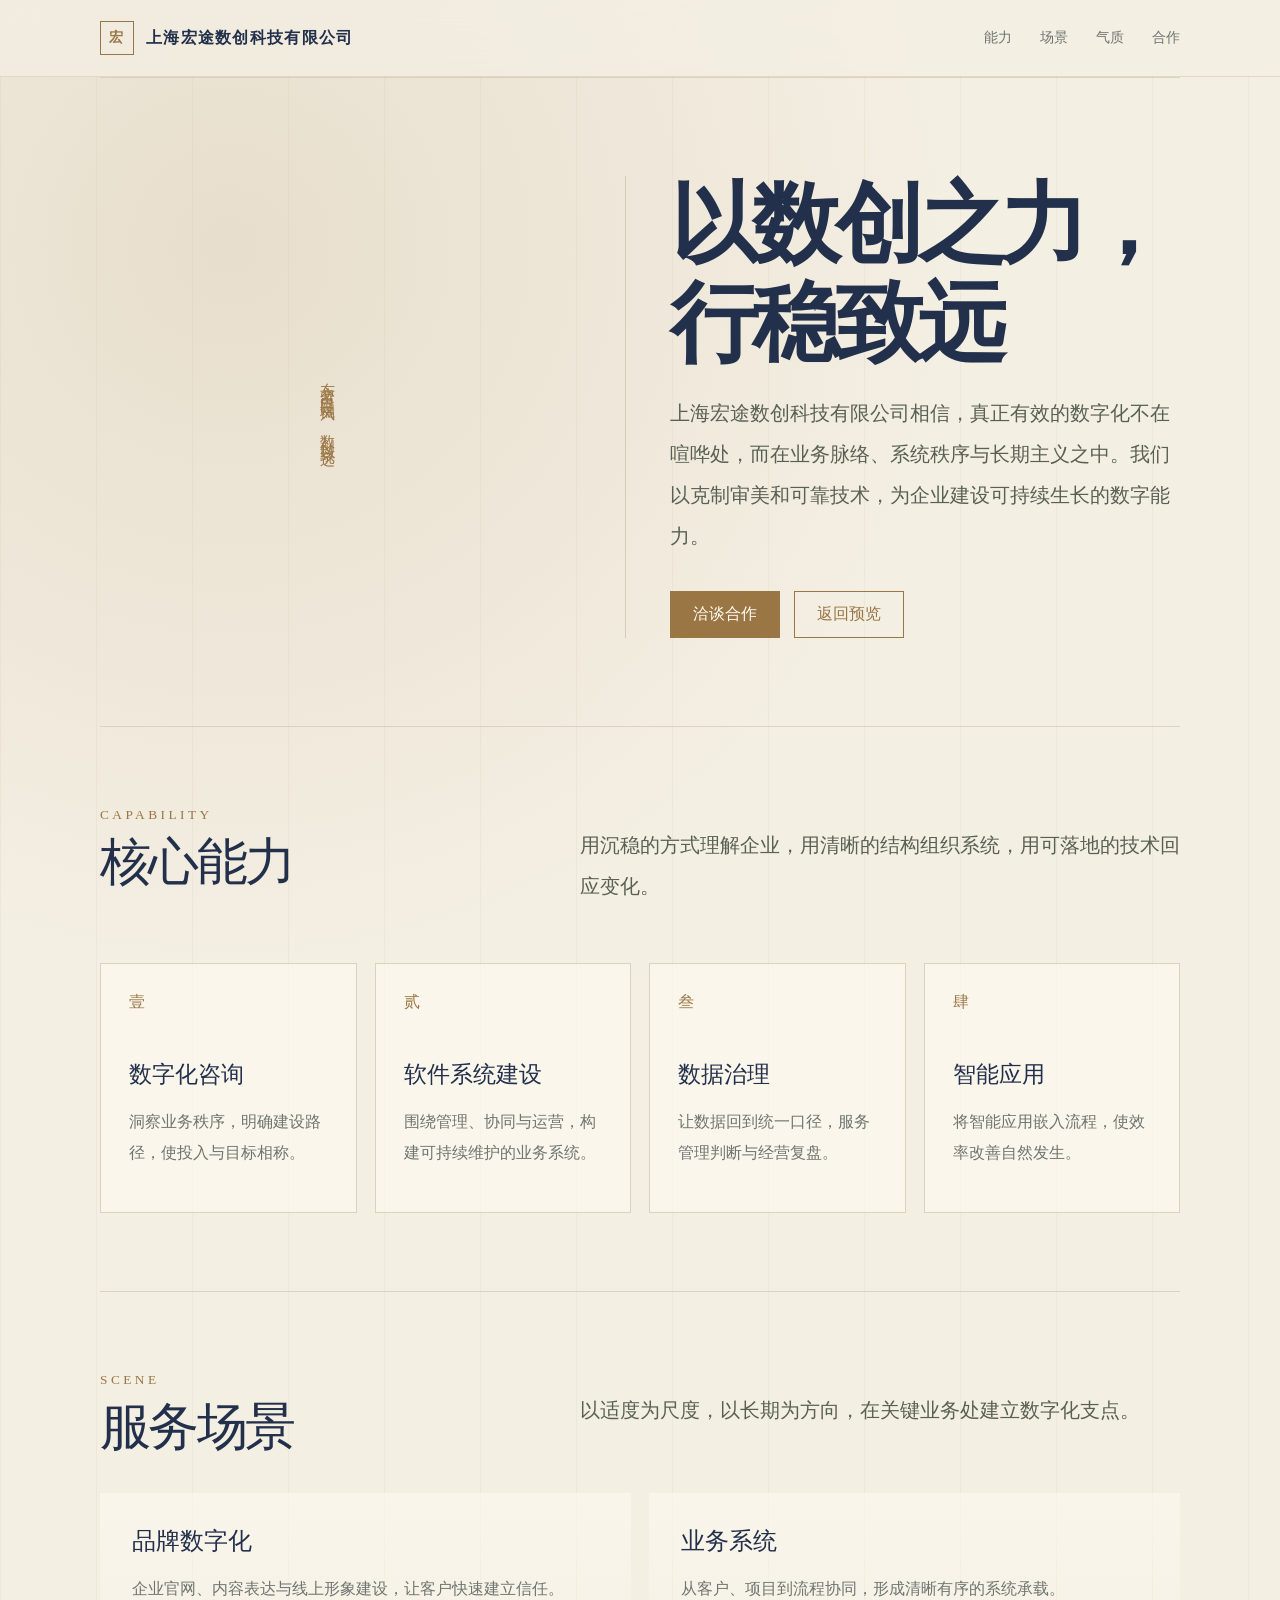
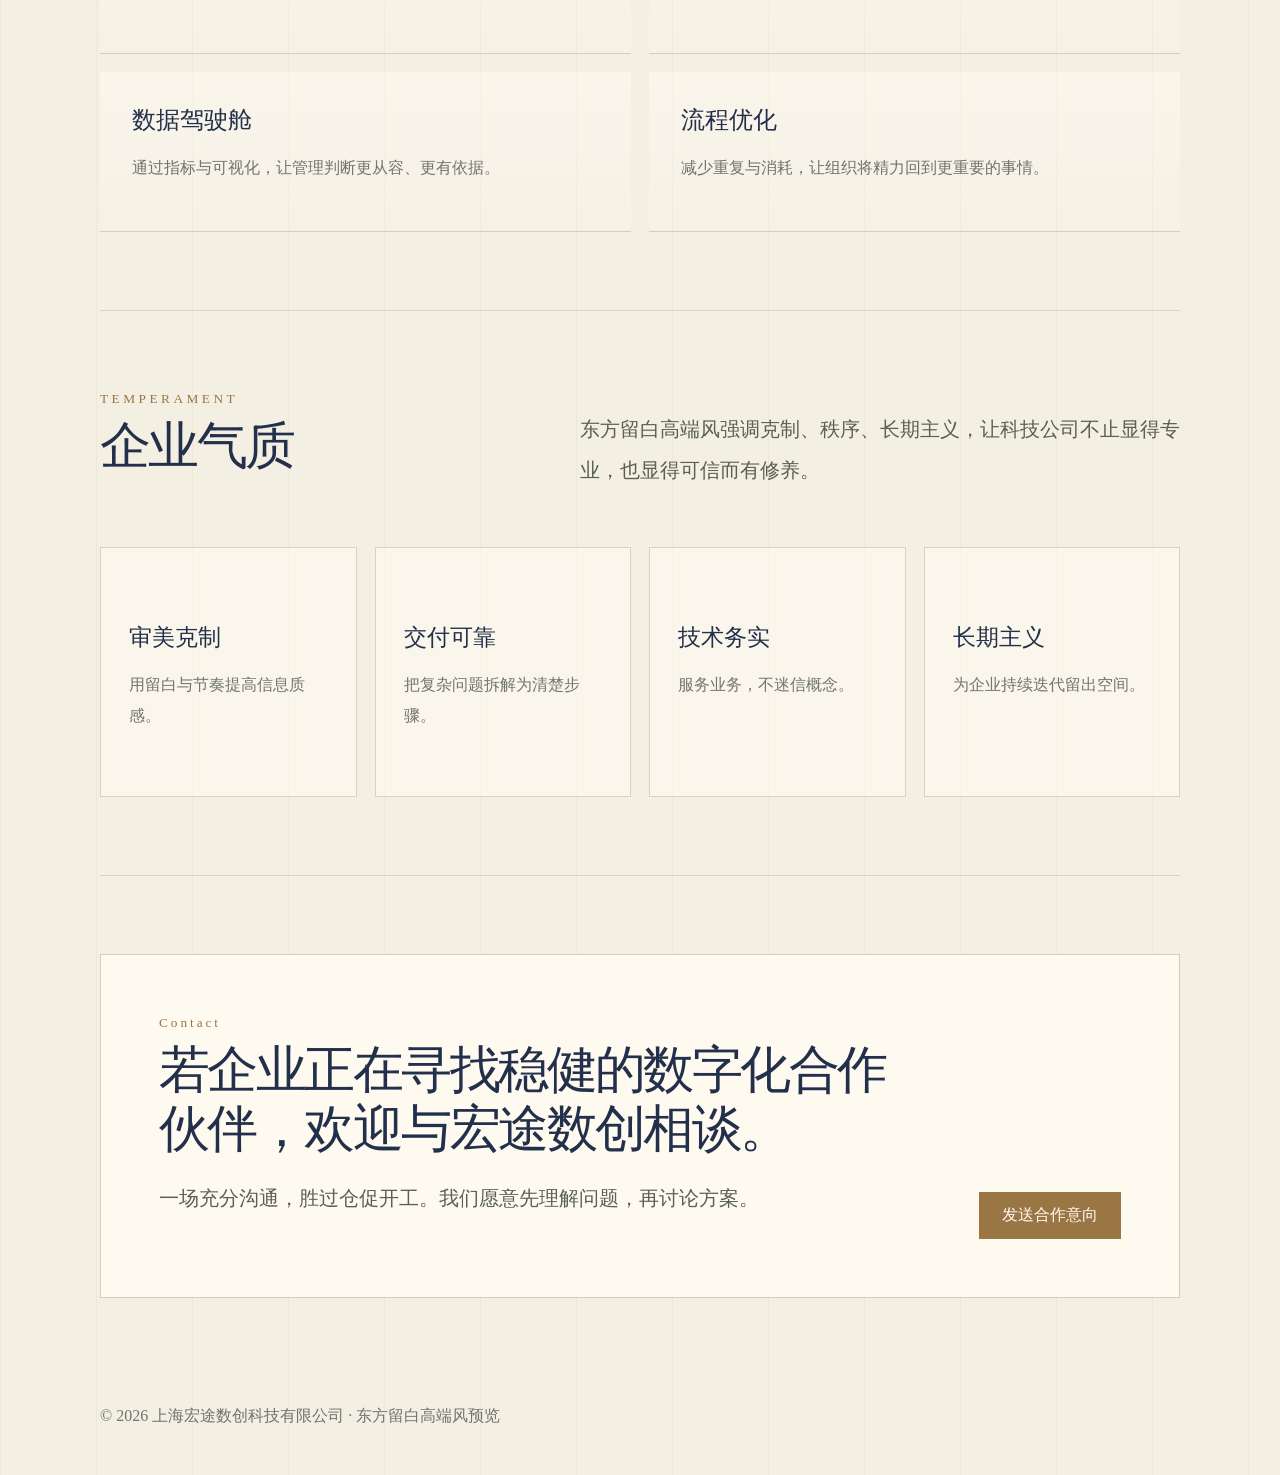
<file: gpt-5.5/oriental.html>
<!doctype html>
<html lang="zh-CN">
<head>
  <meta charset="utf-8">
  <meta name="viewport" content="width=device-width, initial-scale=1">
  <title>上海宏途数创科技有限公司 | 东方留白高端风</title>
  <style>
    :root { color-scheme: light; --paper:#f4efe3; --ink:#22304b; --muted:#6f756f; --line:#d8cbb5; --gold:#9a7645; --rice:#fffaf0; }
    * { box-sizing:border-box; }
    html { scroll-behavior:smooth; }
    body { margin:0; font-family:"Songti SC","STSong","PingFang SC","Microsoft YaHei",serif; color:var(--ink); background:radial-gradient(circle at 18% 8%,rgba(154,118,69,.14),transparent 24%),linear-gradient(90deg,rgba(216,203,181,.22) 1px,transparent 1px),var(--paper); background-size:auto,96px 96px,auto; }
    a { color:inherit; text-decoration:none; }
    .wrap { width:min(1080px,calc(100% - 42px)); margin:auto; }
    header { position:sticky; top:0; z-index:4; backdrop-filter:blur(16px); background:rgba(244,239,227,.78); border-bottom:1px solid rgba(216,203,181,.65); }
    nav { min-height:76px; display:flex; justify-content:space-between; align-items:center; }
    .brand { display:flex; align-items:center; gap:12px; font-weight:700; letter-spacing:.08em; }
    .seal { width:34px; height:34px; border:1px solid var(--gold); color:var(--gold); display:grid; place-items:center; font-size:14px; }
    .links { display:flex; gap:28px; color:var(--muted); font-size:14px; }
    .hero { padding:98px 0 88px; display:grid; grid-template-columns:.9fr 1.1fr; gap:70px; align-items:center; }
    .vertical { writing-mode:vertical-rl; color:var(--gold); letter-spacing:.28em; justify-self:center; font-size:15px; }
    h1 { margin:0; font-size:clamp(44px,7vw,88px); line-height:1.12; letter-spacing:-.06em; font-weight:600; }
    .lead { color:#596054; font-size:clamp(16px,1.8vw,20px); line-height:2.05; }
    .hero-copy { border-left:1px solid var(--line); padding-left:44px; }
    .actions { display:flex; gap:14px; margin-top:34px; flex-wrap:wrap; }
    .btn { padding:12px 22px; border:1px solid var(--gold); color:var(--gold); background:transparent; }
    .btn.primary { background:var(--gold); color:var(--rice); }
    section { padding:78px 0; border-top:1px solid rgba(216,203,181,.78); }
    .section-head { display:grid; grid-template-columns:.68fr 1fr; gap:72px; margin-bottom:36px; }
    .section-head small { color:var(--gold); letter-spacing:.26em; text-transform:uppercase; }
    h2 { margin:10px 0 0; font-size:clamp(32px,4vw,58px); line-height:1.15; letter-spacing:-.05em; font-weight:500; }
    .cards { display:grid; grid-template-columns:repeat(4,1fr); gap:18px; }
    .card { background:rgba(255,250,240,.62); border:1px solid rgba(216,203,181,.86); padding:28px; min-height:250px; }
    .card b { color:var(--gold); font-weight:500; }
    .card h3 { margin:46px 0 12px; font-size:23px; font-weight:500; }
    .card p, .scene p { color:var(--muted); line-height:1.95; }
    .scenes { display:grid; grid-template-columns:1fr 1fr; gap:18px; }
    .scene { padding:32px; border-bottom:1px solid var(--line); background:linear-gradient(180deg,rgba(255,250,240,.58),rgba(255,250,240,.18)); }
    .scene h3 { margin:0 0 12px; font-size:24px; font-weight:500; }
    .quote { padding:58px; background:var(--rice); border:1px solid var(--line); display:grid; grid-template-columns:1fr auto; gap:32px; align-items:end; }
    .quote h2 { max-width:760px; }
    footer { color:var(--muted); padding:30px 0 48px; }
    @media (max-width:900px) { .links { display:none; } .hero,.section-head { grid-template-columns:1fr; gap:28px; } .vertical { writing-mode:horizontal-tb; justify-self:start; } .hero-copy { border-left:0; padding-left:0; } .cards,.scenes { grid-template-columns:1fr 1fr; } .quote { grid-template-columns:1fr; } }
    @media (max-width:560px) { .cards,.scenes { grid-template-columns:1fr; } }
  </style>
</head>
<body>
  <header><nav class="wrap"><a class="brand" href="index.html"><span class="seal">宏</span>上海宏途数创科技有限公司</a><div class="links"><a href="#capability">能力</a><a href="#scene">场景</a><a href="#advantage">气质</a><a href="#contact">合作</a></div></nav></header>
  <main class="wrap">
    <section class="hero"><div class="vertical">东方留白高端风 · 数创以致远</div><div class="hero-copy"><h1>以数创之力，行稳致远</h1><p class="lead">上海宏途数创科技有限公司相信，真正有效的数字化不在喧哗处，而在业务脉络、系统秩序与长期主义之中。我们以克制审美和可靠技术，为企业建设可持续生长的数字能力。</p><div class="actions"><a class="btn primary" href="#contact">洽谈合作</a><a class="btn" href="index.html">返回预览</a></div></div></section>
    <section id="capability"><div class="section-head"><div><small>Capability</small><h2>核心能力</h2></div><p class="lead">用沉稳的方式理解企业，用清晰的结构组织系统，用可落地的技术回应变化。</p></div><div class="cards"><article class="card"><b>壹</b><h3>数字化咨询</h3><p>洞察业务秩序，明确建设路径，使投入与目标相称。</p></article><article class="card"><b>贰</b><h3>软件系统建设</h3><p>围绕管理、协同与运营，构建可持续维护的业务系统。</p></article><article class="card"><b>叁</b><h3>数据治理</h3><p>让数据回到统一口径，服务管理判断与经营复盘。</p></article><article class="card"><b>肆</b><h3>智能应用</h3><p>将智能应用嵌入流程，使效率改善自然发生。</p></article></div></section>
    <section id="scene"><div class="section-head"><div><small>Scene</small><h2>服务场景</h2></div><p class="lead">以适度为尺度，以长期为方向，在关键业务处建立数字化支点。</p></div><div class="scenes"><article class="scene"><h3>品牌数字化</h3><p>企业官网、内容表达与线上形象建设，让客户快速建立信任。</p></article><article class="scene"><h3>业务系统</h3><p>从客户、项目到流程协同，形成清晰有序的系统承载。</p></article><article class="scene"><h3>数据驾驶舱</h3><p>通过指标与可视化，让管理判断更从容、更有依据。</p></article><article class="scene"><h3>流程优化</h3><p>减少重复与消耗，让组织将精力回到更重要的事情。</p></article></div></section>
    <section id="advantage"><div class="section-head"><div><small>Temperament</small><h2>企业气质</h2></div><p class="lead">东方留白高端风强调克制、秩序、长期主义，让科技公司不止显得专业，也显得可信而有修养。</p></div><div class="cards"><article class="card"><h3>审美克制</h3><p>用留白与节奏提高信息质感。</p></article><article class="card"><h3>交付可靠</h3><p>把复杂问题拆解为清楚步骤。</p></article><article class="card"><h3>技术务实</h3><p>服务业务，不迷信概念。</p></article><article class="card"><h3>长期主义</h3><p>为企业持续迭代留出空间。</p></article></div></section>
    <section id="contact"><div class="quote"><div><small style="color:var(--gold);letter-spacing:.22em;">Contact</small><h2>若企业正在寻找稳健的数字化合作伙伴，欢迎与宏途数创相谈。</h2><p class="lead">一场充分沟通，胜过仓促开工。我们愿意先理解问题，再讨论方案。</p></div><a class="btn primary" href="mailto:contact@example.com">发送合作意向</a></div></section>
  </main>
  <footer class="wrap">© 2026 上海宏途数创科技有限公司 · 东方留白高端风预览</footer>
</body>
</html>
</file>
<file: mimo-v2.5pro/style.css>
/* ===== Reset & Base ===== */
*, *::before, *::after { margin: 0; padding: 0; box-sizing: border-box; }

:root {
  --black: #111;
  --dark: #1a1a1a;
  --gray: #888;
  --light: #f5f5f3;
  --white: #fafafa;
  --accent: #c9a96e;
  --accent-light: #d4b97a;
  --font-en: 'Inter', sans-serif;
  --font-cn: 'Noto Sans SC', sans-serif;
  --ease: cubic-bezier(0.25, 0.46, 0.45, 0.94);
}

html {
  scroll-behavior: smooth;
  font-size: 16px;
  -webkit-font-smoothing: antialiased;
}

body {
  font-family: var(--font-cn);
  color: var(--black);
  background: var(--white);
  line-height: 1.8;
  overflow-x: hidden;
}

a { color: inherit; text-decoration: none; }
img { max-width: 100%; display: block; }

.container {
  max-width: 1200px;
  margin: 0 auto;
  padding: 0 2rem;
}

/* ===== Navigation ===== */
.nav {
  position: fixed;
  top: 0;
  left: 0;
  right: 0;
  z-index: 100;
  padding: 1.5rem 0;
  transition: all 0.4s var(--ease);
}

.nav.scrolled {
  background: rgba(250, 250, 250, 0.95);
  backdrop-filter: blur(20px);
  padding: 1rem 0;
  box-shadow: 0 1px 0 rgba(0,0,0,0.06);
}

.nav-inner {
  max-width: 1200px;
  margin: 0 auto;
  padding: 0 2rem;
  display: flex;
  align-items: center;
  justify-content: space-between;
}

.nav-logo {
  font-size: 1.25rem;
  font-weight: 600;
  letter-spacing: 0.05em;
  color: var(--black);
}

.nav.scrolled .nav-logo { color: var(--black); }

.hero .nav-logo,
.nav:not(.scrolled) .nav-logo { color: var(--white); }

.nav-links {
  display: flex;
  gap: 2.5rem;
}

.nav-links a {
  font-size: 0.875rem;
  font-weight: 400;
  letter-spacing: 0.05em;
  color: rgba(255,255,255,0.7);
  transition: color 0.3s;
  position: relative;
}

.nav.scrolled .nav-links a { color: var(--gray); }
.nav.scrolled .nav-links a:hover { color: var(--black); }
.nav-links a:hover { color: #fff; }

.nav-links a::after {
  content: '';
  position: absolute;
  bottom: -4px;
  left: 0;
  width: 0;
  height: 1px;
  background: var(--accent);
  transition: width 0.3s var(--ease);
}

.nav-links a:hover::after { width: 100%; }

.nav-toggle {
  display: none;
  flex-direction: column;
  gap: 5px;
  background: none;
  border: none;
  cursor: pointer;
  padding: 4px;
}

.nav-toggle span {
  display: block;
  width: 24px;
  height: 1.5px;
  background: var(--white);
  transition: all 0.3s;
}

.nav.scrolled .nav-toggle span { background: var(--black); }

.mobile-menu {
  display: none;
  position: fixed;
  top: 0;
  left: 0;
  right: 0;
  bottom: 0;
  background: var(--white);
  z-index: 99;
  flex-direction: column;
  align-items: center;
  justify-content: center;
  gap: 2rem;
  opacity: 0;
  pointer-events: none;
  transition: opacity 0.4s;
}

.mobile-menu.open {
  opacity: 1;
  pointer-events: all;
}

.mobile-menu a {
  font-size: 1.5rem;
  font-weight: 300;
  color: var(--black);
  letter-spacing: 0.1em;
}

/* ===== Hero ===== */
.hero {
  min-height: 100vh;
  display: flex;
  align-items: center;
  justify-content: center;
  background: var(--black);
  position: relative;
  overflow: hidden;
}

.hero::before {
  content: '';
  position: absolute;
  top: -50%;
  right: -20%;
  width: 800px;
  height: 800px;
  background: radial-gradient(circle, rgba(201,169,110,0.08) 0%, transparent 70%);
  pointer-events: none;
}

.hero-content {
  text-align: center;
  padding: 2rem;
  position: relative;
  z-index: 1;
}

.hero-label {
  font-family: var(--font-en);
  font-size: 0.75rem;
  font-weight: 400;
  letter-spacing: 0.3em;
  color: var(--accent);
  margin-bottom: 2rem;
  text-transform: uppercase;
  opacity: 0;
  transform: translateY(20px);
  animation: fadeUp 0.8s 0.3s var(--ease) forwards;
}

.hero-title {
  font-size: clamp(2.5rem, 6vw, 4.5rem);
  font-weight: 300;
  line-height: 1.3;
  color: var(--white);
  margin-bottom: 1.5rem;
}

.hero-title .line {
  display: block;
  opacity: 0;
  transform: translateY(30px);
  animation: fadeUp 0.8s var(--ease) forwards;
}

.hero-title .line:nth-child(1) { animation-delay: 0.5s; }
.hero-title .line:nth-child(2) { animation-delay: 0.7s; }

.hero-desc {
  font-size: 1rem;
  font-weight: 300;
  color: rgba(255,255,255,0.5);
  max-width: 480px;
  margin: 0 auto 2.5rem;
  opacity: 0;
  transform: translateY(20px);
  animation: fadeUp 0.8s 0.9s var(--ease) forwards;
}

.btn {
  display: inline-block;
  font-family: var(--font-cn);
  font-size: 0.875rem;
  font-weight: 400;
  letter-spacing: 0.1em;
  padding: 0.875rem 2.5rem;
  border: 1px solid var(--accent);
  color: var(--accent);
  background: transparent;
  cursor: pointer;
  transition: all 0.4s var(--ease);
  opacity: 0;
  transform: translateY(20px);
  animation: fadeUp 0.8s 1.1s var(--ease) forwards;
}

.btn:hover {
  background: var(--accent);
  color: var(--black);
}

.btn-light {
  border-color: var(--white);
  color: var(--white);
  opacity: 1;
  transform: none;
  animation: none;
}

.btn-light:hover {
  background: var(--white);
  color: var(--black);
}

.hero-scroll {
  position: absolute;
  bottom: 2rem;
  left: 50%;
  transform: translateX(-50%);
  display: flex;
  flex-direction: column;
  align-items: center;
  gap: 0.75rem;
  opacity: 0;
  animation: fadeUp 0.8s 1.4s var(--ease) forwards;
}

.hero-scroll span {
  font-size: 0.7rem;
  letter-spacing: 0.2em;
  color: rgba(255,255,255,0.3);
  text-transform: uppercase;
}

.scroll-line {
  width: 1px;
  height: 40px;
  background: linear-gradient(to bottom, var(--accent), transparent);
  animation: scrollPulse 2s infinite;
}

@keyframes fadeUp {
  to { opacity: 1; transform: translateY(0); }
}

@keyframes scrollPulse {
  0%, 100% { opacity: 0.3; }
  50% { opacity: 1; }
}

/* ===== Sections ===== */
.section {
  padding: 8rem 0;
}

.section-dark {
  background: var(--dark);
  color: var(--white);
}

.section-header {
  margin-bottom: 4rem;
  opacity: 0;
  transform: translateY(30px);
  transition: all 0.8s var(--ease);
}

.section-header.visible {
  opacity: 1;
  transform: translateY(0);
}

.section-num {
  font-family: var(--font-en);
  font-size: 0.75rem;
  font-weight: 300;
  letter-spacing: 0.2em;
  color: var(--accent);
  display: block;
  margin-bottom: 1rem;
}

.section-title {
  font-size: clamp(2rem, 4vw, 3rem);
  font-weight: 300;
  letter-spacing: 0.05em;
  margin-bottom: 1.5rem;
}

.section-line {
  width: 60px;
  height: 1px;
  background: var(--accent);
}

/* ===== About ===== */
.about-grid {
  display: grid;
  grid-template-columns: 1fr 1fr;
  gap: 4rem;
  align-items: start;
}

.about-text {
  opacity: 0;
  transform: translateY(30px);
  transition: all 0.8s 0.2s var(--ease);
}

.about-text.visible { opacity: 1; transform: translateY(0); }

.about-lead {
  font-size: 1.25rem;
  font-weight: 300;
  line-height: 2;
  margin-bottom: 1.5rem;
  color: var(--black);
}

.about-text p:last-child {
  color: var(--gray);
  font-weight: 300;
  line-height: 2;
}

.about-values {
  display: flex;
  flex-direction: column;
  gap: 2rem;
  opacity: 0;
  transform: translateY(30px);
  transition: all 0.8s 0.4s var(--ease);
}

.about-values.visible { opacity: 1; transform: translateY(0); }

.value-item {
  padding: 1.5rem 0;
  border-top: 1px solid rgba(0,0,0,0.08);
}

.value-num {
  font-family: var(--font-en);
  font-size: 0.7rem;
  font-weight: 300;
  color: var(--accent);
  letter-spacing: 0.15em;
  display: block;
  margin-bottom: 0.5rem;
}

.value-item h3 {
  font-size: 1.125rem;
  font-weight: 500;
  margin-bottom: 0.25rem;
}

.value-item p {
  font-size: 0.875rem;
  color: var(--gray);
  font-weight: 300;
}

/* ===== Services ===== */
.services-grid {
  display: grid;
  grid-template-columns: repeat(3, 1fr);
  gap: 2rem;
}

.service-card {
  padding: 2.5rem 2rem;
  border: 1px solid rgba(255,255,255,0.08);
  transition: all 0.5s var(--ease);
  opacity: 0;
  transform: translateY(30px);
}

.service-card.visible { opacity: 1; transform: translateY(0); }

.service-card:hover {
  border-color: var(--accent);
  transform: translateY(-4px);
}

.service-icon {
  color: var(--accent);
  margin-bottom: 1.5rem;
}

.service-card h3 {
  font-size: 1.125rem;
  font-weight: 500;
  margin-bottom: 1rem;
  letter-spacing: 0.03em;
}

.service-card p {
  font-size: 0.875rem;
  font-weight: 300;
  color: rgba(255,255,255,0.5);
  line-height: 1.8;
}

/* ===== Advantages ===== */
.adv-grid {
  display: grid;
  grid-template-columns: repeat(2, 1fr);
  gap: 0;
}

.adv-item {
  padding: 3rem 2.5rem;
  border-bottom: 1px solid rgba(0,0,0,0.08);
  opacity: 0;
  transform: translateY(20px);
  transition: all 0.6s var(--ease);
}

.adv-item.visible { opacity: 1; transform: translateY(0); }

.adv-item:nth-child(odd) { border-right: 1px solid rgba(0,0,0,0.08); }

.adv-num {
  font-family: var(--font-en);
  font-size: 0.7rem;
  font-weight: 300;
  color: var(--accent);
  letter-spacing: 0.15em;
  display: block;
  margin-bottom: 1rem;
}

.adv-item h3 {
  font-size: 1.125rem;
  font-weight: 500;
  margin-bottom: 0.5rem;
}

.adv-item p {
  font-size: 0.875rem;
  font-weight: 300;
  color: var(--gray);
}

/* ===== Contact ===== */
.contact-grid {
  display: grid;
  grid-template-columns: 1fr 1fr;
  gap: 4rem;
  align-items: center;
}

.contact-info {
  display: flex;
  flex-direction: column;
  gap: 2rem;
  opacity: 0;
  transform: translateY(30px);
  transition: all 0.8s 0.2s var(--ease);
}

.contact-info.visible { opacity: 1; transform: translateY(0); }

.contact-item {
  padding-bottom: 1.5rem;
  border-bottom: 1px solid rgba(255,255,255,0.08);
}

.contact-label {
  font-size: 0.7rem;
  font-weight: 400;
  letter-spacing: 0.2em;
  text-transform: uppercase;
  color: var(--accent);
  display: block;
  margin-bottom: 0.5rem;
}

.contact-item p {
  font-size: 1rem;
  font-weight: 300;
  color: rgba(255,255,255,0.7);
}

.contact-cta {
  text-align: center;
  opacity: 0;
  transform: translateY(30px);
  transition: all 0.8s 0.4s var(--ease);
}

.contact-cta.visible { opacity: 1; transform: translateY(0); }

.cta-text {
  font-size: clamp(1.5rem, 3vw, 2.5rem);
  font-weight: 300;
  margin-bottom: 2rem;
  letter-spacing: 0.05em;
}

/* ===== Footer ===== */
.footer {
  padding: 2rem 0;
  border-top: 1px solid rgba(0,0,0,0.06);
}

.footer-inner {
  display: flex;
  align-items: center;
  justify-content: space-between;
}

.footer-logo {
  font-size: 1rem;
  font-weight: 500;
  letter-spacing: 0.05em;
}

.footer-copy {
  font-size: 0.75rem;
  color: var(--gray);
  font-weight: 300;
}

/* ===== Responsive ===== */
@media (max-width: 768px) {
  .nav-links { display: none; }
  .nav-toggle { display: flex; }
  .mobile-menu { display: flex; }

  .about-grid,
  .services-grid,
  .contact-grid {
    grid-template-columns: 1fr;
    gap: 2rem;
  }

  .adv-grid { grid-template-columns: 1fr; }
  .adv-item:nth-child(odd) { border-right: none; }

  .section { padding: 5rem 0; }

  .footer-inner {
    flex-direction: column;
    gap: 0.5rem;
    text-align: center;
  }
}

@media (max-width: 480px) {
  .container { padding: 0 1.25rem; }
  .hero-title { font-size: 2rem; }
  .section-title { font-size: 1.75rem; }
}
</file>
